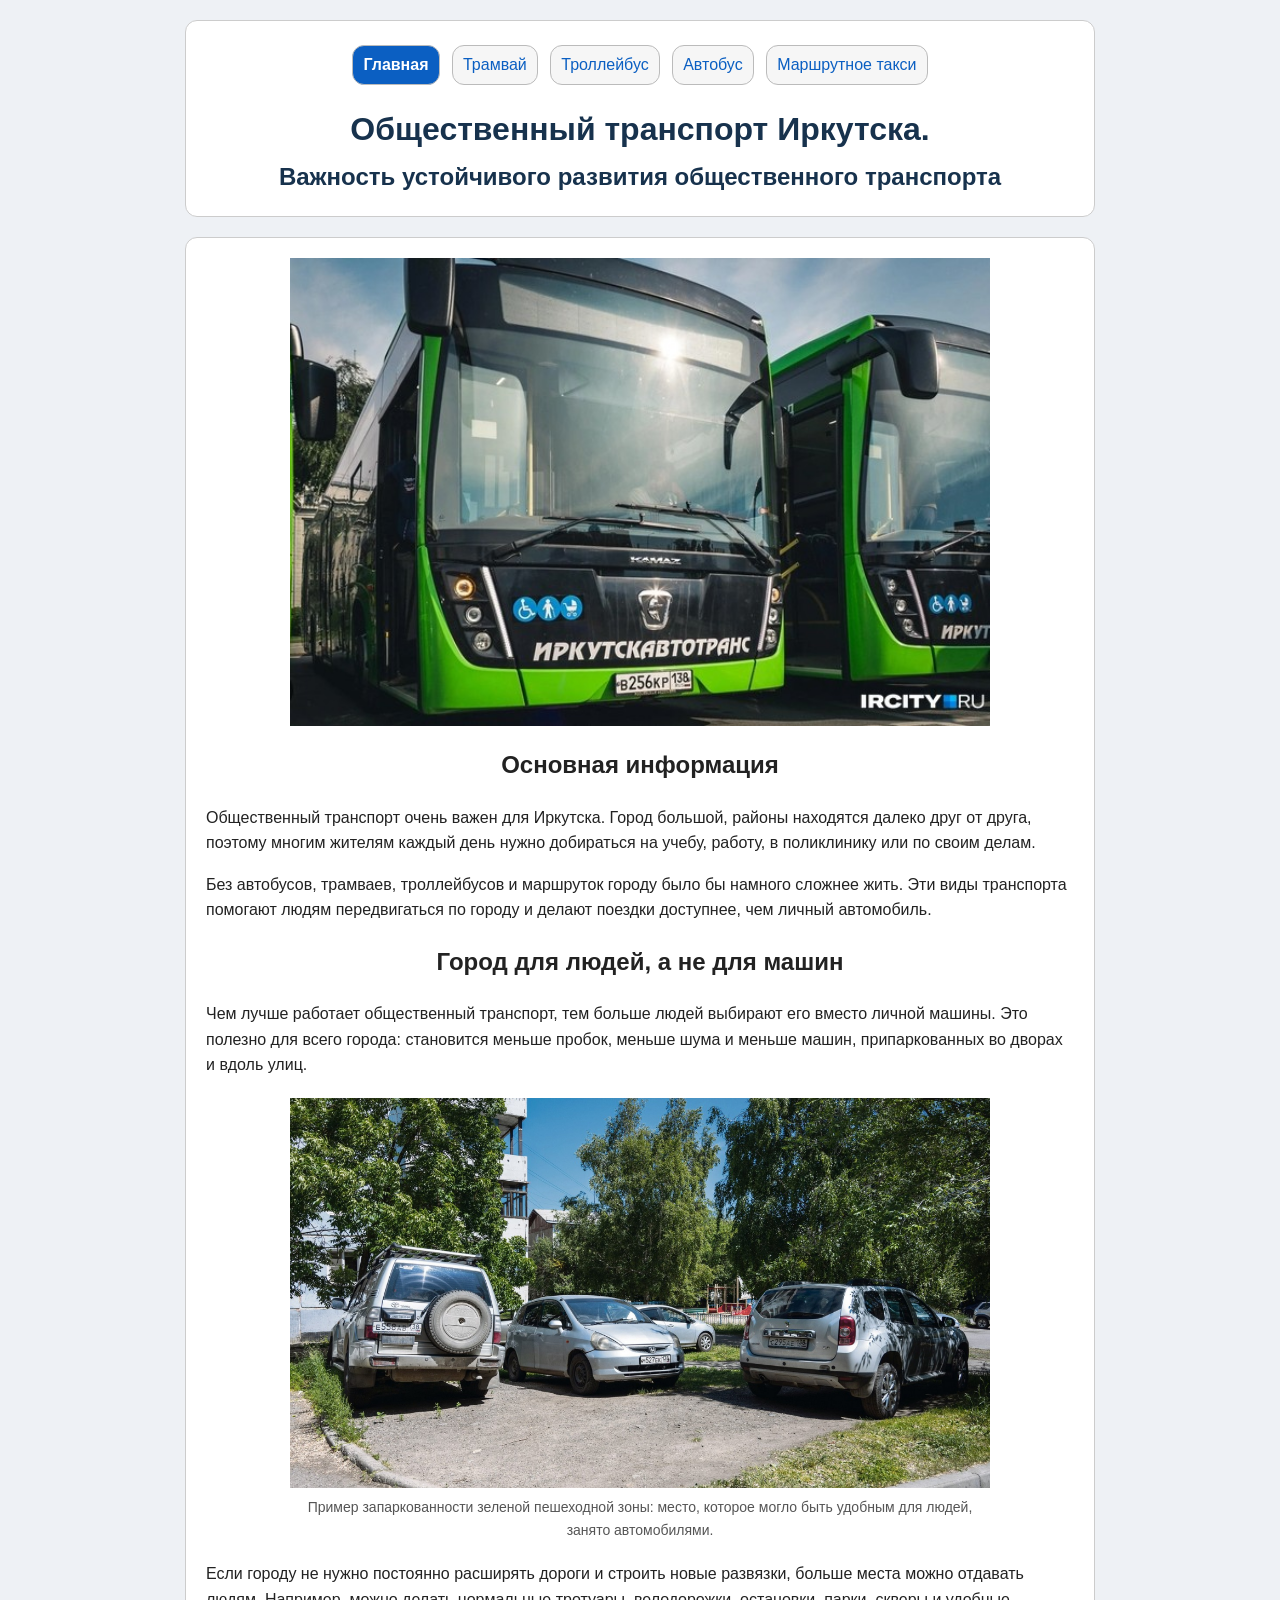
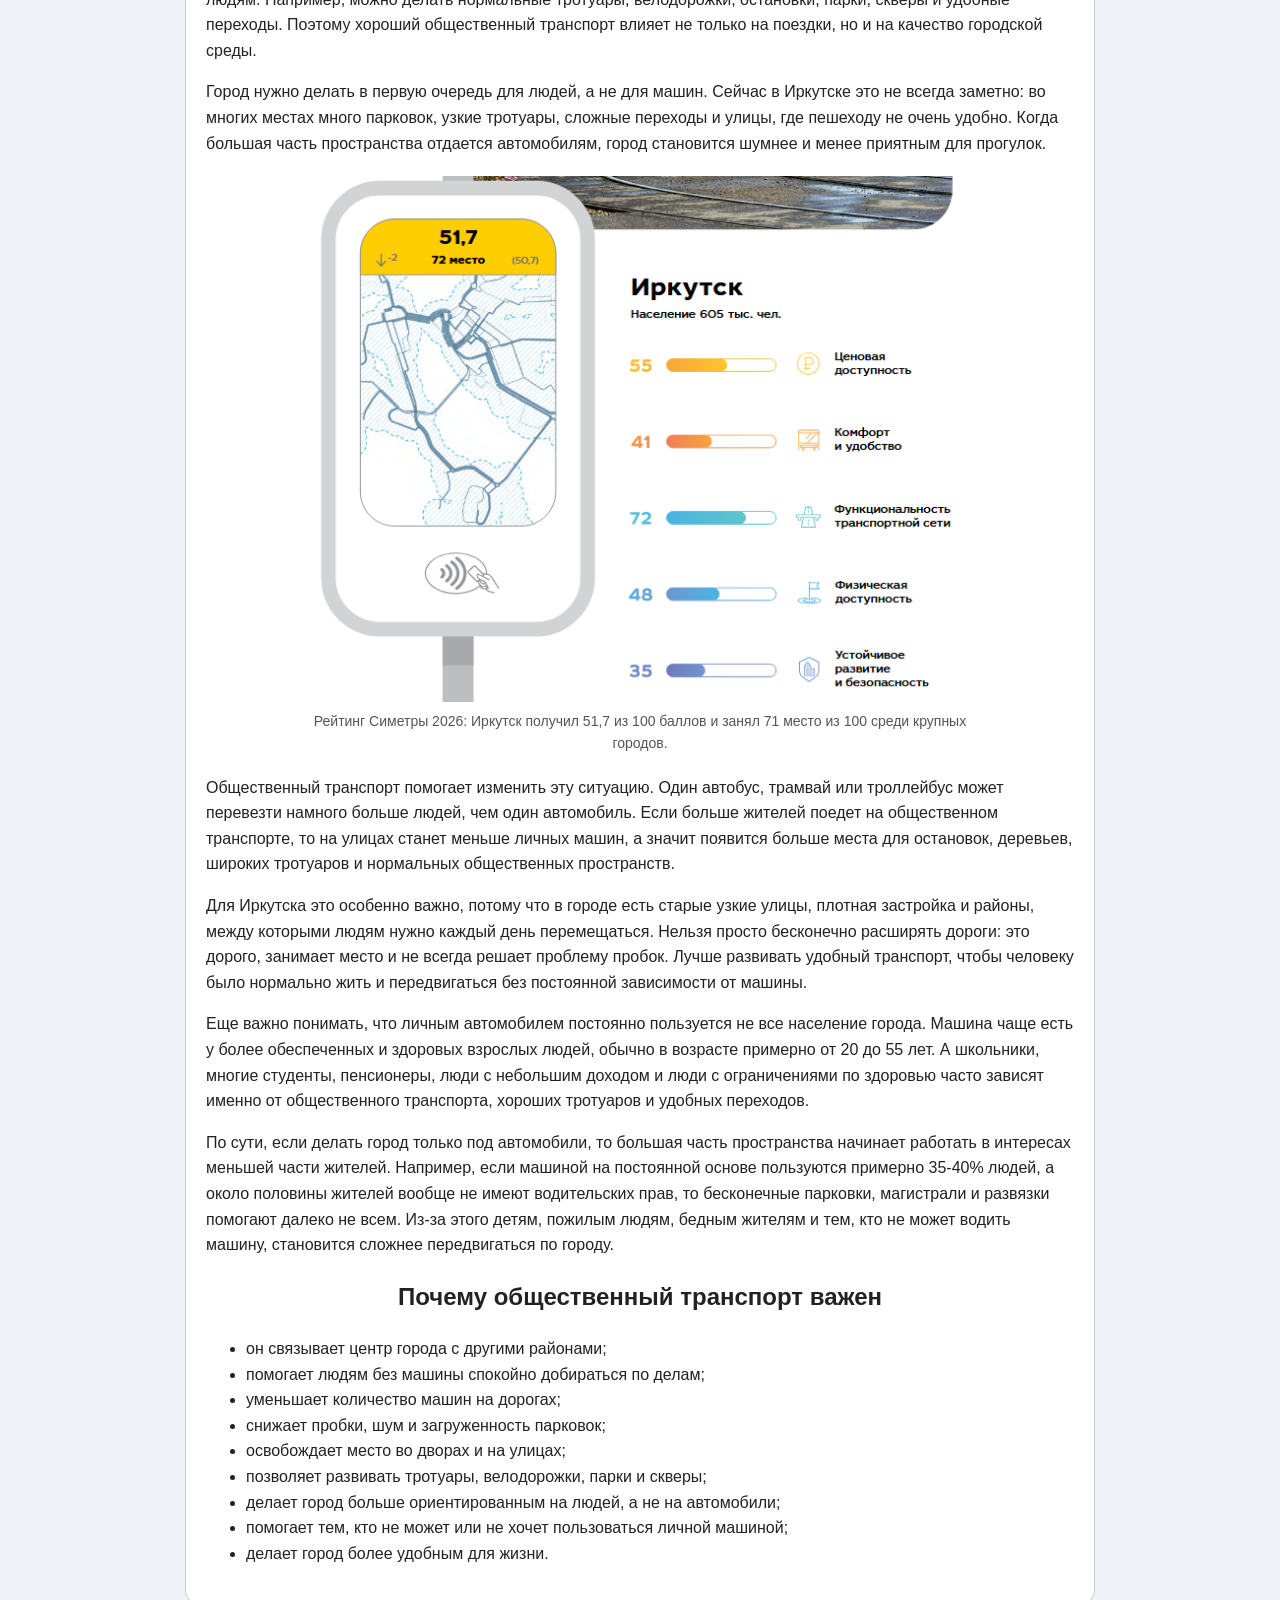
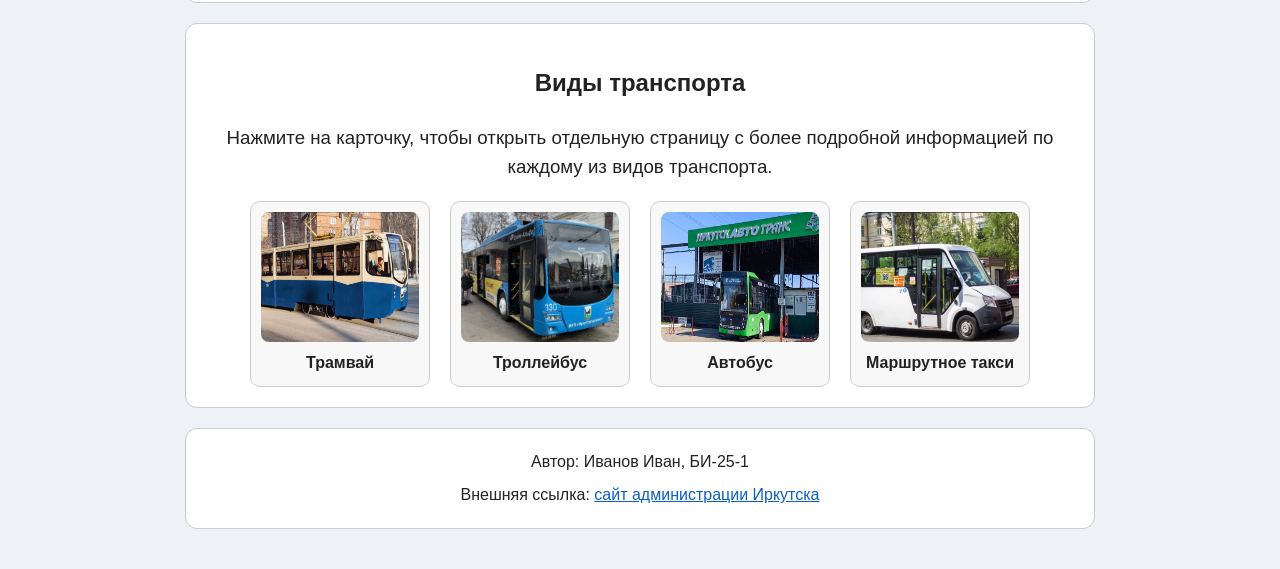
<file: index.html>
<!DOCTYPE html>
<html lang="ru">
<head>
  <meta charset="UTF-8">
  <meta name="viewport" content="width=device-width, initial-scale=1.0">
  <title>Важность общественного транспорта Иркутска</title>
  <link rel="stylesheet" href="style.css">
</head>
<body>
  <div class="wrapper">
    <header class="header">
      <nav class="menu">
        <a class="menu-link active" href="index.html">Главная</a>
        <a class="menu-link" href="tram.html">Трамвай</a>
        <a class="menu-link" href="trolleybus.html">Троллейбус</a>
        <a class="menu-link" href="bus.html">Автобус</a>
        <a class="menu-link" href="marshrutka.html">Маршрутное такси</a>
      </nav>
      <h1 class="page-title" style="margin-bottom: 0;">Общественный транспорт Иркутска.</h1>
      <h1 class="page-title" style="font-size: 24px; margin-top: 3px;">Важность устойчивого развития общественного транспорта</h1>
    </header>

    <main>
      <section class="panel">
        <img class="image hero-image" src="images/hero.jpg" alt="Иркутск">
        <h2>Основная информация</h2>
        <p>
          Общественный транспорт очень важен для Иркутска. Город большой, районы находятся далеко друг от друга,
          поэтому многим жителям каждый день нужно добираться на учебу, работу, в поликлинику или по своим делам.
        </p>
        <p>
          Без автобусов, трамваев, троллейбусов и маршруток городу было бы намного сложнее жить. Эти виды транспорта
          помогают людям передвигаться по городу и делают поездки доступнее, чем личный автомобиль.
        </p>
        <h2> Город для людей, а не для машин</h2>
        <p>
          Чем лучше работает общественный транспорт, тем больше людей выбирают его вместо личной машины. Это полезно
          для всего города: становится меньше пробок, меньше шума и меньше машин, припаркованных во дворах и вдоль улиц.
        </p>
        <figure class="rating-picture">
          <img class="image" src="images/parking.jpg" alt="Запаркованность зеленой пешеходной зоны">
          <figcaption>
            Пример запаркованности зеленой пешеходной зоны: место, которое могло быть удобным для людей,
            занято автомобилями.
          </figcaption>
        </figure>
        <p>
          Если городу не нужно постоянно расширять дороги и строить новые развязки, больше места можно отдавать людям.
          Например, можно делать нормальные тротуары, велодорожки, остановки, парки, скверы и удобные переходы. Поэтому
          хороший общественный транспорт влияет не только на поездки, но и на качество городской среды.
        </p>
        <p>
          Город нужно делать в первую очередь для людей, а не для машин. Сейчас в Иркутске это не всегда заметно:
          во многих местах много парковок, узкие тротуары, сложные переходы и улицы, где пешеходу не очень удобно.
          Когда большая часть пространства отдается автомобилям, город становится шумнее и менее приятным для прогулок.
        </p>
        <figure class="rating-picture">
          <img class="image" src="images/rating.jpg" alt="Рейтинг Симетры 2026 по Иркутску">
          <figcaption>
            Рейтинг Симетры 2026: Иркутск получил 51,7 из 100 баллов и занял 71 место из 100 среди крупных городов.
          </figcaption>
        </figure>
        <p>
          Общественный транспорт помогает изменить эту ситуацию. Один автобус, трамвай или троллейбус может перевезти
          намного больше людей, чем один автомобиль. Если больше жителей поедет на общественном транспорте, то на улицах
          станет меньше личных машин, а значит появится больше места для остановок, деревьев, широких тротуаров и
          нормальных общественных пространств.
        </p>
        <p>
          Для Иркутска это особенно важно, потому что в городе есть старые узкие улицы, плотная застройка и районы,
          между которыми людям нужно каждый день перемещаться. Нельзя просто бесконечно расширять дороги: это дорого,
          занимает место и не всегда решает проблему пробок. Лучше развивать удобный транспорт, чтобы человеку было
          нормально жить и передвигаться без постоянной зависимости от машины.
        </p>
        <p>
          Еще важно понимать, что личным автомобилем постоянно пользуется не все население города. Машина чаще есть
          у более обеспеченных и здоровых взрослых людей, обычно в возрасте примерно от 20 до 55 лет. А школьники,
          многие студенты, пенсионеры, люди с небольшим доходом и люди с ограничениями по здоровью часто зависят именно
          от общественного транспорта, хороших тротуаров и удобных переходов.
        </p>
        <p>
          По сути, если делать город только под автомобили, то большая часть пространства начинает работать в интересах
          меньшей части жителей. Например, если машиной на постоянной основе пользуются примерно 35-40% людей, а около
          половины жителей вообще не имеют водительских прав, то бесконечные парковки, магистрали и развязки помогают
          далеко не всем. Из-за этого детям, пожилым людям, бедным жителям и тем, кто не может водить машину, становится
          сложнее передвигаться по городу.
        </p>

        <h2>Почему общественный транспорт важен</h2>
        <ul>
          <li>он связывает центр города с другими районами;</li>
          <li>помогает людям без машины спокойно добираться по делам;</li>
          <li>уменьшает количество машин на дорогах;</li>
          <li>снижает пробки, шум и загруженность парковок;</li>
          <li>освобождает место во дворах и на улицах;</li>
          <li>позволяет развивать тротуары, велодорожки, парки и скверы;</li>
          <li>делает город больше ориентированным на людей, а не на автомобили;</li>
          <li>помогает тем, кто не может или не хочет пользоваться личной машиной;</li>
          <li>делает город более удобным для жизни.</li>
        </ul>
      </section>

      <section class="panel">
        <h2>Виды транспорта</h2>
        <h3 class="section-subtitle">Нажмите на карточку, чтобы открыть отдельную страницу с более подробной информацией по каждому из видов транспорта.</h3>

        <div class="cards-list">
          <a class="card" href="tram.html">
            <img class="image card-image" src="images/tram.jpg" alt="Трамвай">
            <strong>Трамвай</strong>
          </a>

          <a class="card" href="trolleybus.html">
            <img class="image card-image" src="images/trolleybus.jpg" alt="Троллейбус">
            <strong>Троллейбус</strong>
          </a>

          <a class="card" href="bus.html">
            <img class="image card-image" src="images/bus.jpg" alt="Автобус">
            <strong>Автобус</strong>
          </a>

          <a class="card" href="marshrutka.html">
            <img class="image card-image" src="images/marshrutka.jpg" alt="Маршрутное такси">
            <strong>Маршрутное такси</strong>
          </a>
        </div>
      </section>
    </main>

    <footer class="footer">
      <p>Автор: Иванов Иван, БИ-25-1</p>
      <p>
        Внешняя ссылка:
        <a href="https://admirk.ru/" target="_blank" rel="noopener noreferrer">сайт администрации Иркутска</a>
      </p>
    </footer>
  </div>
</body>
</html>
</file>
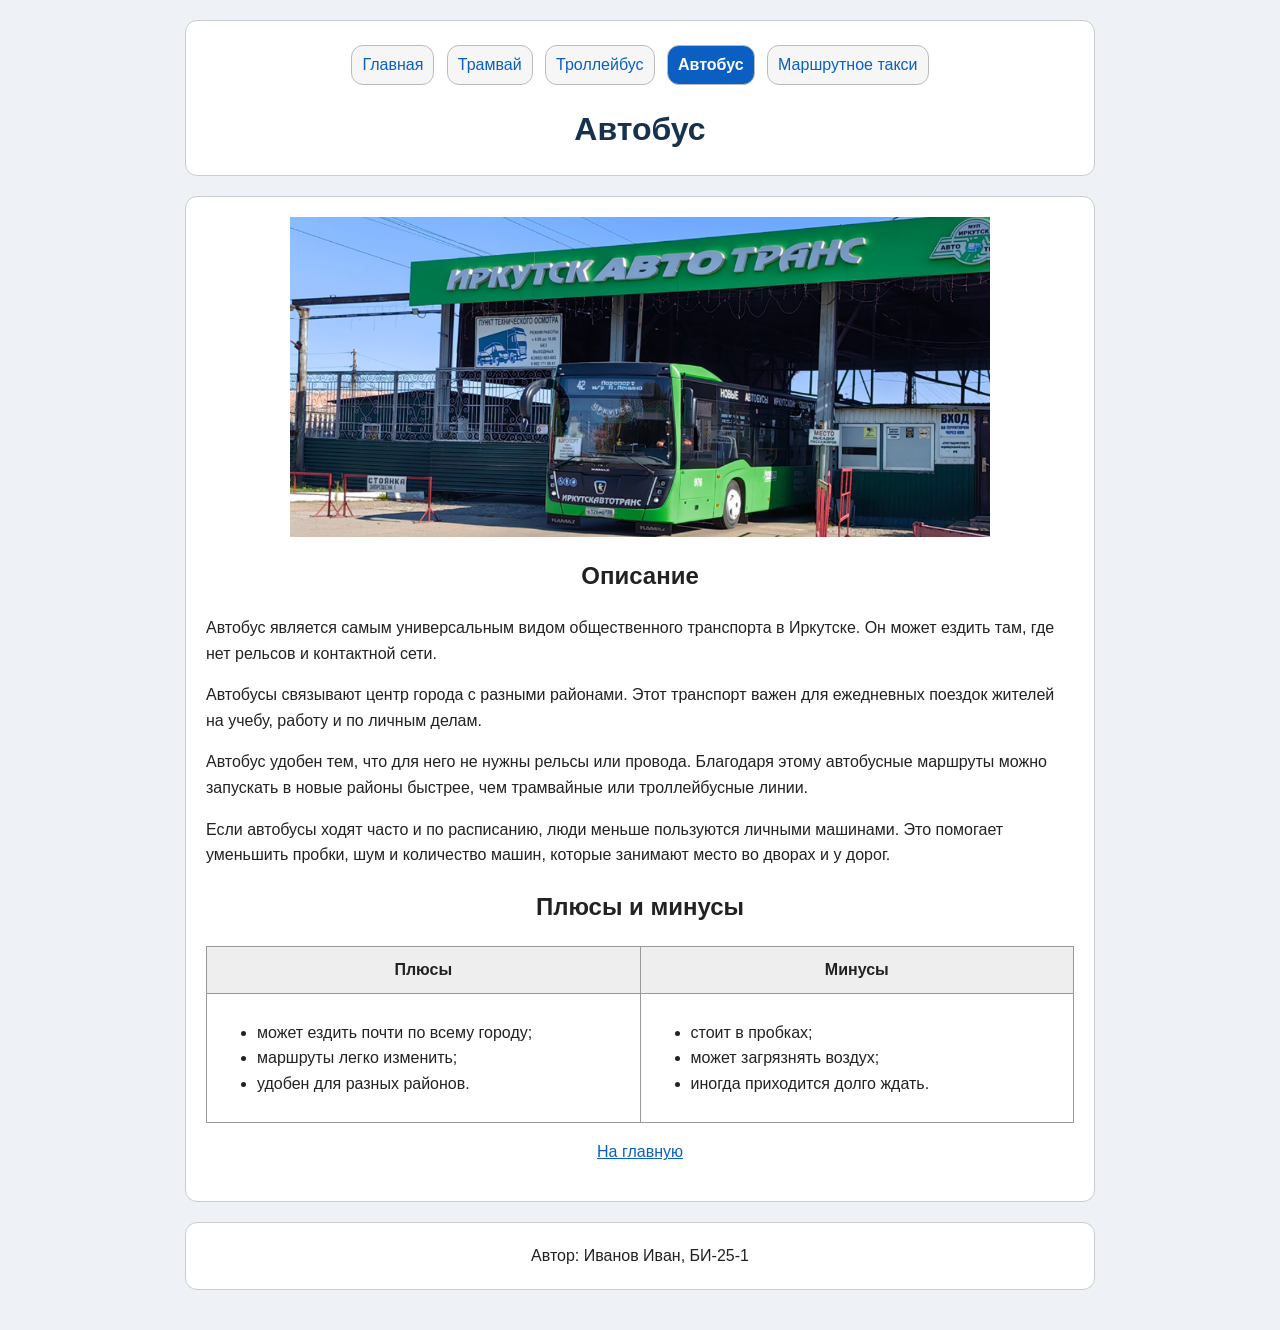
<file: bus.html>
<!DOCTYPE html>
<html lang="ru">
<head>
  <meta charset="UTF-8">
  <meta name="viewport" content="width=device-width, initial-scale=1.0">
  <title>Автобус</title>
  <link rel="stylesheet" href="style.css">
</head>
<body>
  <div class="wrapper">
    <header class="header">
      <nav class="menu">
        <a class="menu-link" href="index.html">Главная</a>
        <a class="menu-link" href="tram.html">Трамвай</a>
        <a class="menu-link" href="trolleybus.html">Троллейбус</a>
        <a class="menu-link active" href="bus.html">Автобус</a>
        <a class="menu-link" href="marshrutka.html">Маршрутное такси</a>
      </nav>
      <h1 class="page-title">Автобус</h1>
    </header>

    <main class="panel">
      <img class="image page-image" src="images/bus.jpg" alt="Автобус">

      <h2>Описание</h2>
      <p>
        Автобус является самым универсальным видом общественного транспорта в Иркутске. Он может ездить там, где нет
        рельсов и контактной сети.
      </p>
      <p>
        Автобусы связывают центр города с разными районами. Этот транспорт важен для ежедневных поездок жителей
        на учебу, работу и по личным делам.
      </p>
      <p>
        Автобус удобен тем, что для него не нужны рельсы или провода. Благодаря этому автобусные маршруты можно
        запускать в новые районы быстрее, чем трамвайные или троллейбусные линии.
      </p>
      <p>
        Если автобусы ходят часто и по расписанию, люди меньше пользуются личными машинами. Это помогает уменьшить
        пробки, шум и количество машин, которые занимают место во дворах и у дорог.
      </p>

      <h2>Плюсы и минусы</h2>
      <table class="info-table">
        <tr>
          <th>Плюсы</th>
          <th>Минусы</th>
        </tr>
        <tr>
          <td>
            <ul>
              <li>может ездить почти по всему городу;</li>
              <li>маршруты легко изменить;</li>
              <li>удобен для разных районов.</li>
            </ul>
          </td>
          <td>
            <ul>
              <li>стоит в пробках;</li>
              <li>может загрязнять воздух;</li>
              <li>иногда приходится долго ждать.</li>
            </ul>
          </td>
        </tr>
      </table>

      <p class="back-row">
        <a href="index.html">На главную</a>
      </p>
    </main>

    <footer class="footer">
      <p>Автор: Иванов Иван, БИ-25-1</p>
    </footer>
  </div>
</body>
</html>
</file>
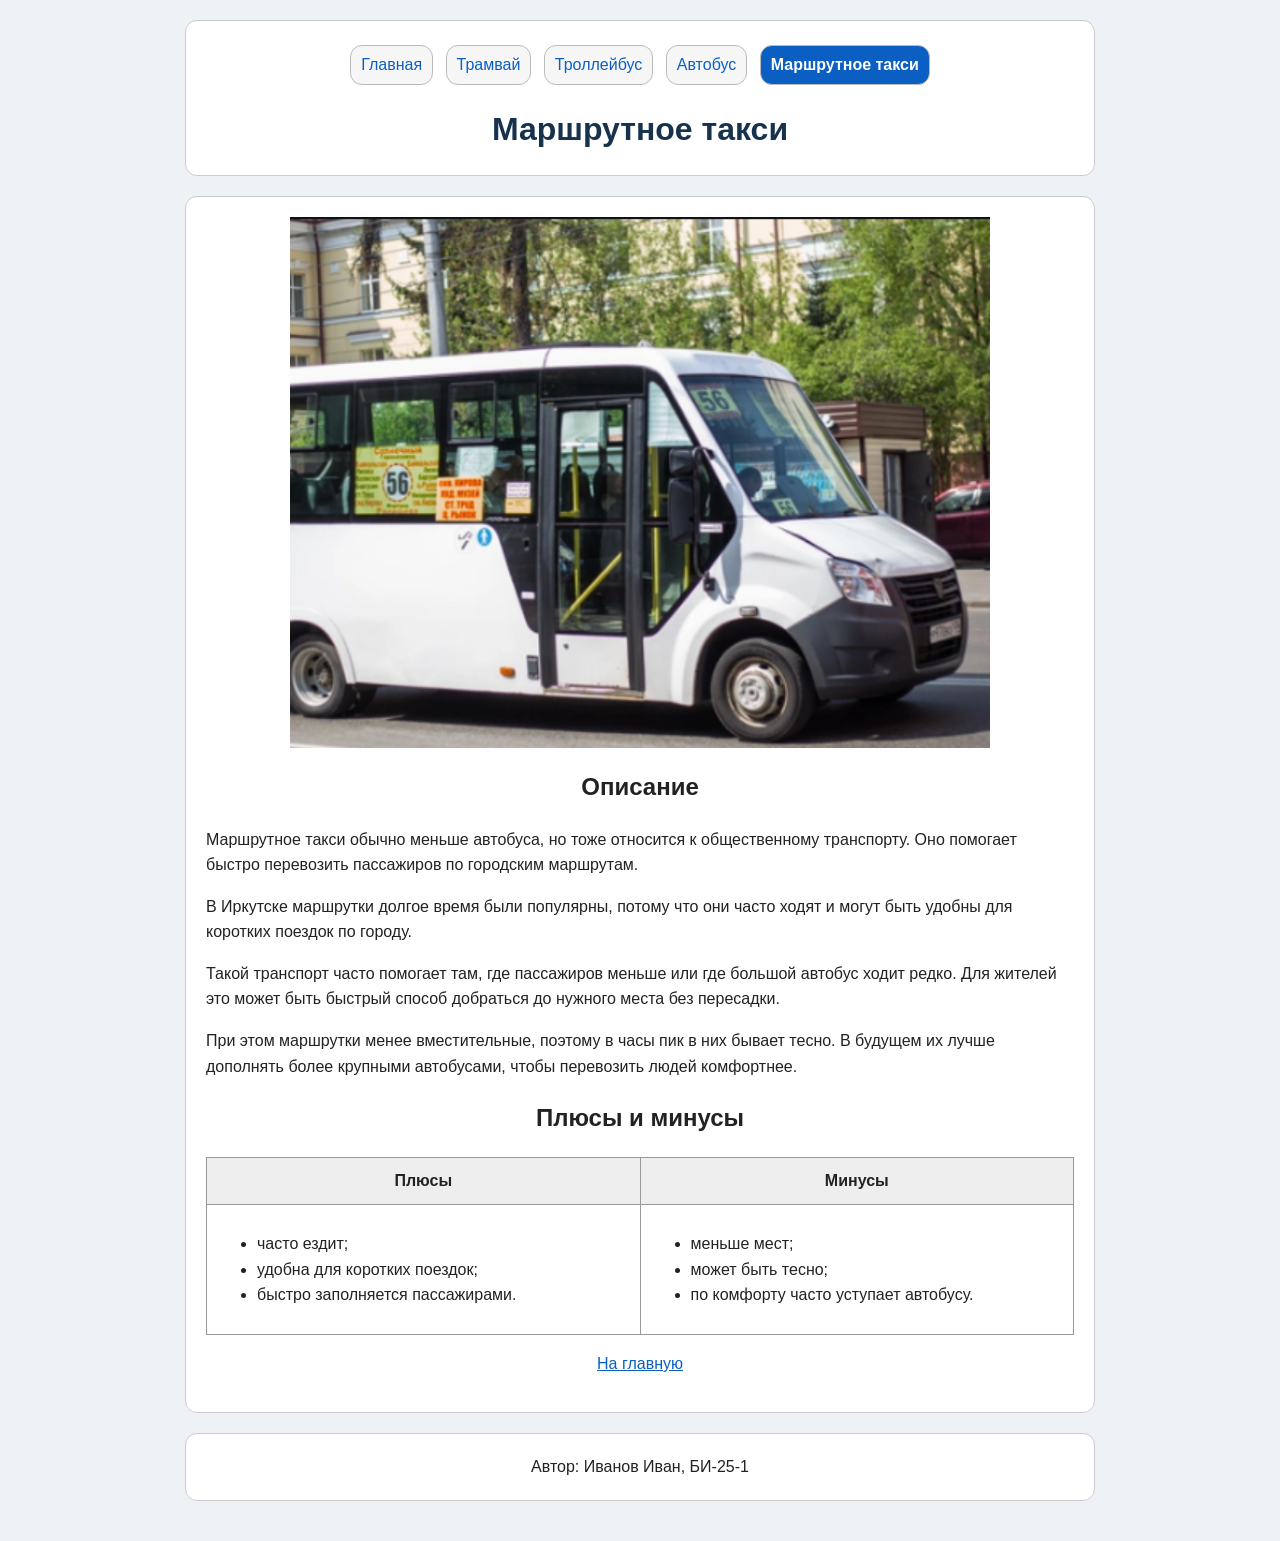
<file: marshrutka.html>
<!DOCTYPE html>
<html lang="ru">
<head>
  <meta charset="UTF-8">
  <meta name="viewport" content="width=device-width, initial-scale=1.0">
  <title>Маршрутное такси</title>
  <link rel="stylesheet" href="style.css">
</head>
<body>
  <div class="wrapper">
    <header class="header">
      <nav class="menu">
        <a class="menu-link" href="index.html">Главная</a>
        <a class="menu-link" href="tram.html">Трамвай</a>
        <a class="menu-link" href="trolleybus.html">Троллейбус</a>
        <a class="menu-link" href="bus.html">Автобус</a>
        <a class="menu-link active" href="marshrutka.html">Маршрутное такси</a>
      </nav>
      <h1 class="page-title">Маршрутное такси</h1>
    </header>

    <main class="panel">
      <img class="image page-image" src="images/marshrutka.jpg" alt="Маршрутное такси">

      <h2>Описание</h2>
      <p>
        Маршрутное такси обычно меньше автобуса, но тоже относится к общественному транспорту. Оно помогает быстро
        перевозить пассажиров по городским маршрутам.
      </p>
      <p>
        В Иркутске маршрутки долгое время были популярны, потому что они часто ходят и могут быть удобны для коротких
        поездок по городу.
      </p>
      <p>
        Такой транспорт часто помогает там, где пассажиров меньше или где большой автобус ходит редко. Для жителей это
        может быть быстрый способ добраться до нужного места без пересадки.
      </p>
      <p>
        При этом маршрутки менее вместительные, поэтому в часы пик в них бывает тесно. В будущем их лучше дополнять
        более крупными автобусами, чтобы перевозить людей комфортнее.
      </p>

      <h2>Плюсы и минусы</h2>
      <table class="info-table">
        <tr>
          <th>Плюсы</th>
          <th>Минусы</th>
        </tr>
        <tr>
          <td>
            <ul>
              <li>часто ездит;</li>
              <li>удобна для коротких поездок;</li>
              <li>быстро заполняется пассажирами.</li>
            </ul>
          </td>
          <td>
            <ul>
              <li>меньше мест;</li>
              <li>может быть тесно;</li>
              <li>по комфорту часто уступает автобусу.</li>
            </ul>
          </td>
        </tr>
      </table>

      <p class="back-row">
        <a href="index.html">На главную</a>
      </p>
    </main>

    <footer class="footer">
      <p>Автор: Иванов Иван, БИ-25-1</p>
    </footer>
  </div>
</body>
</html>
</file>
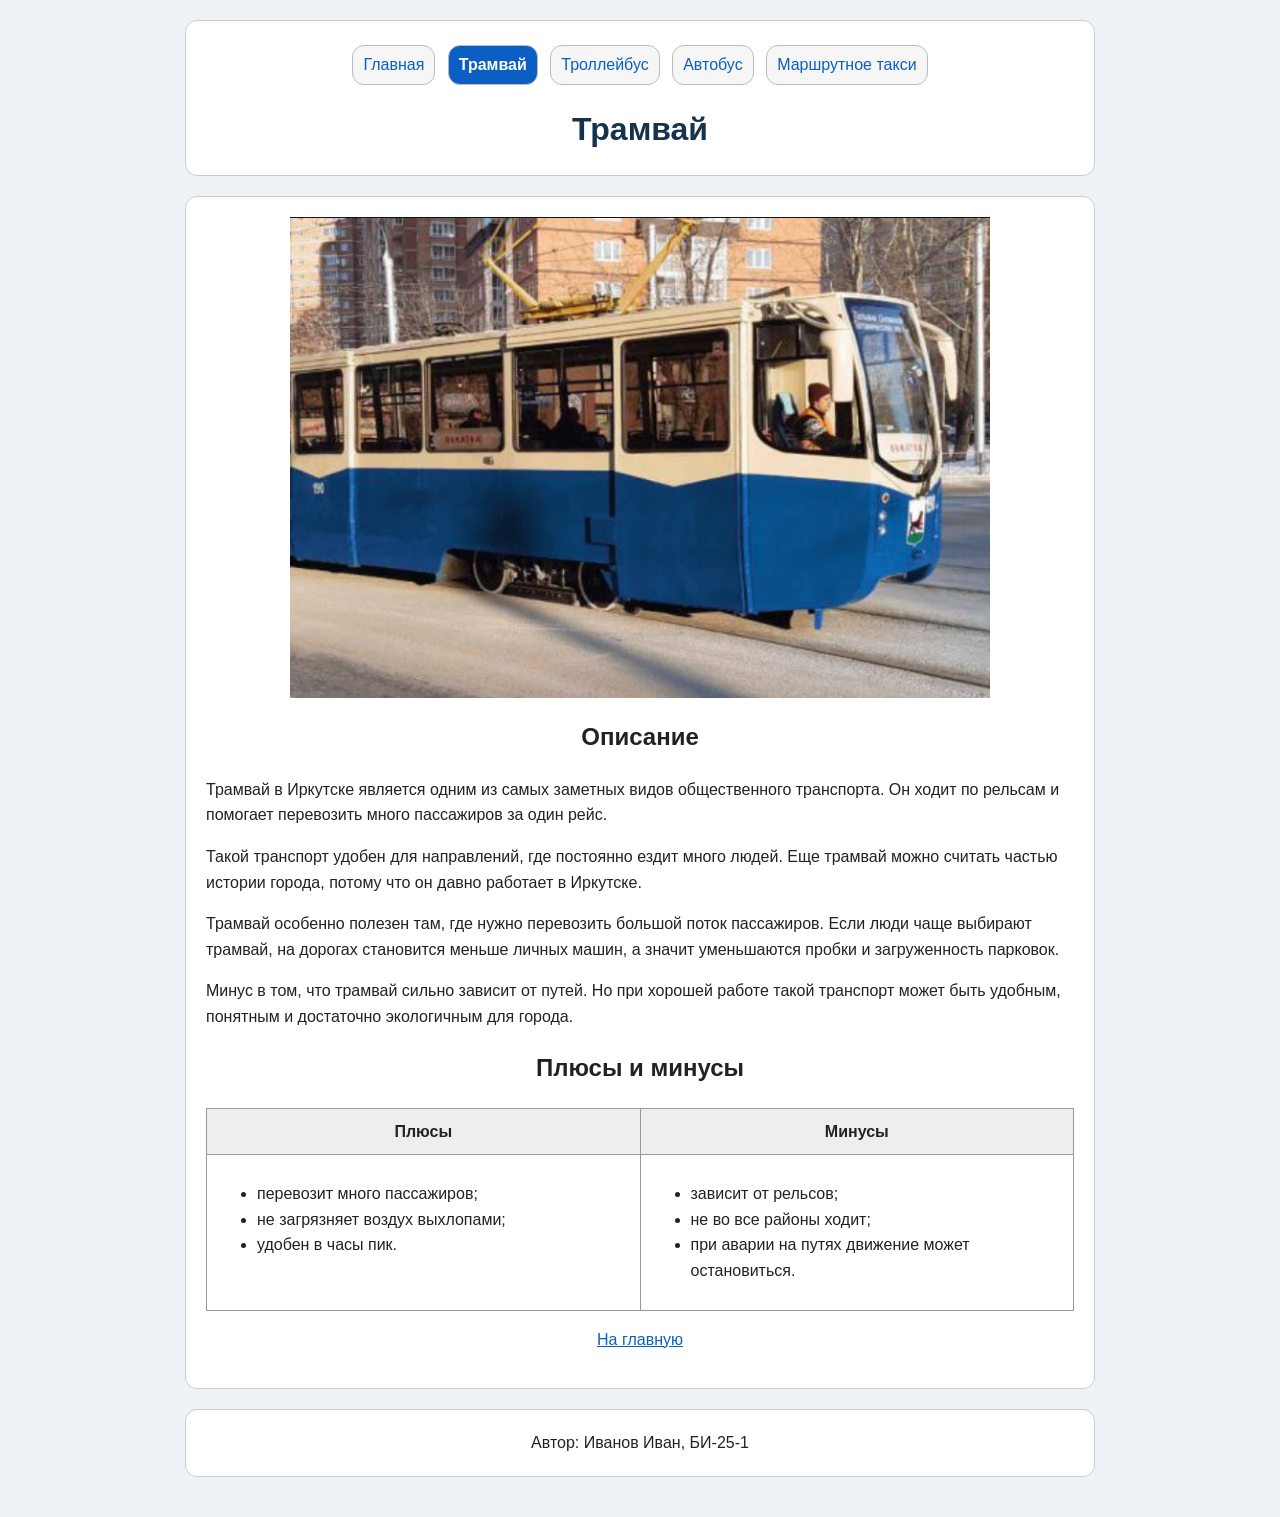
<file: tram.html>
<!DOCTYPE html>
<html lang="ru">
<head>
  <meta charset="UTF-8">
  <meta name="viewport" content="width=device-width, initial-scale=1.0">
  <title>Трамвай</title>
  <link rel="stylesheet" href="style.css">
</head>
<body>
  <div class="wrapper">
    <header class="header">
      <nav class="menu">
        <a class="menu-link" href="index.html">Главная</a>
        <a class="menu-link active" href="tram.html">Трамвай</a>
        <a class="menu-link" href="trolleybus.html">Троллейбус</a>
        <a class="menu-link" href="bus.html">Автобус</a>
        <a class="menu-link" href="marshrutka.html">Маршрутное такси</a>
      </nav>
      <h1 class="page-title">Трамвай</h1>
    </header>

    <main class="panel">
      <img class="image page-image" src="images/tram.jpg" alt="Трамвай">

      <h2>Описание</h2>
      <p>
        Трамвай в Иркутске является одним из самых заметных видов общественного транспорта. Он ходит по рельсам
        и помогает перевозить много пассажиров за один рейс.
      </p>
      <p>
        Такой транспорт удобен для направлений, где постоянно ездит много людей. Еще трамвай можно считать частью
        истории города, потому что он давно работает в Иркутске.
      </p>
      <p>
        Трамвай особенно полезен там, где нужно перевозить большой поток пассажиров. Если люди чаще выбирают трамвай,
        на дорогах становится меньше личных машин, а значит уменьшаются пробки и загруженность парковок.
      </p>
      <p>
        Минус в том, что трамвай сильно зависит от путей. Но при хорошей работе такой транспорт может быть удобным,
        понятным и достаточно экологичным для города.
      </p>

      <h2>Плюсы и минусы</h2>
      <table class="info-table">
        <tr>
          <th>Плюсы</th>
          <th>Минусы</th>
        </tr>
        <tr>
          <td>
            <ul>
              <li>перевозит много пассажиров;</li>
              <li>не загрязняет воздух выхлопами;</li>
              <li>удобен в часы пик.</li>
            </ul>
          </td>
          <td>
            <ul>
              <li>зависит от рельсов;</li>
              <li>не во все районы ходит;</li>
              <li>при аварии на путях движение может остановиться.</li>
            </ul>
          </td>
        </tr>
      </table>

      <p class="back-row">
        <a href="index.html">На главную</a>
      </p>
    </main>

    <footer class="footer">
      <p>Автор: Иванов Иван, БИ-25-1</p>
    </footer>
  </div>
</body>
</html>
</file>
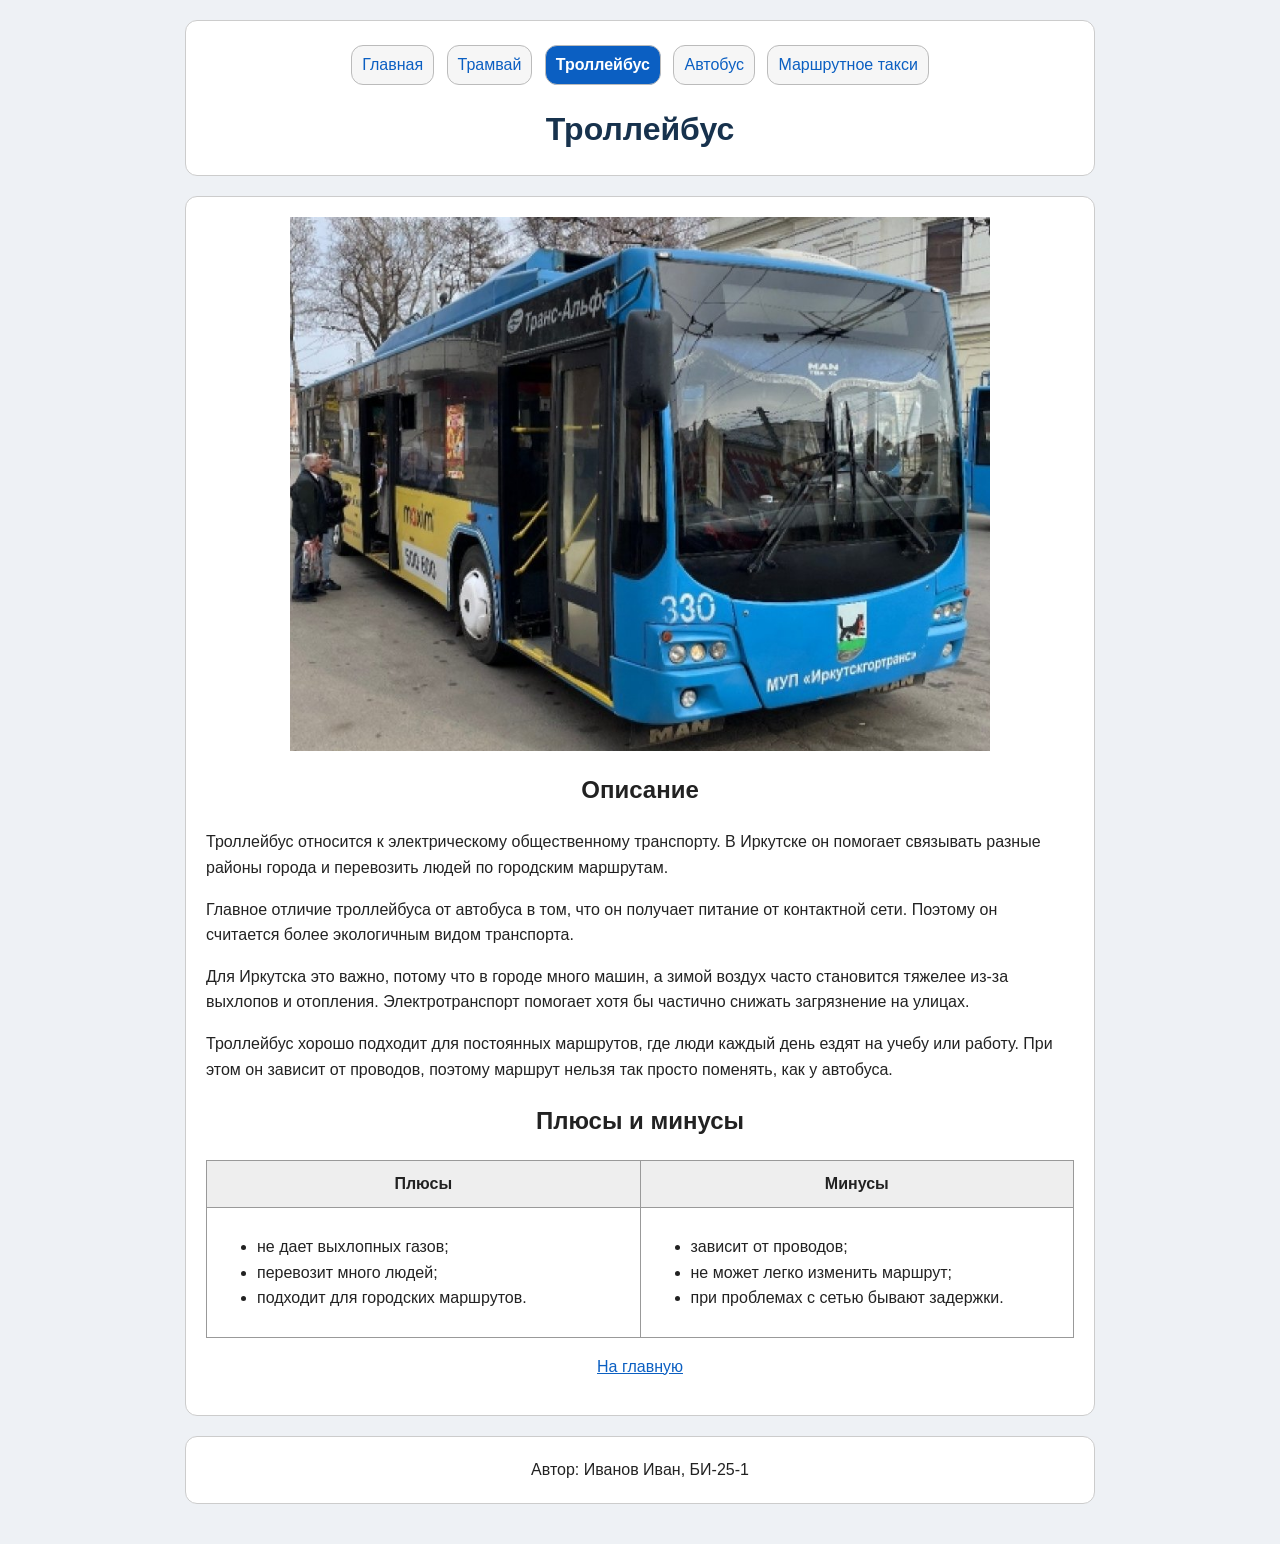
<file: trolleybus.html>
<!DOCTYPE html>
<html lang="ru">
<head>
  <meta charset="UTF-8">
  <meta name="viewport" content="width=device-width, initial-scale=1.0">
  <title>Троллейбус</title>
  <link rel="stylesheet" href="style.css">
</head>
<body>
  <div class="wrapper">
    <header class="header">
      <nav class="menu">
        <a class="menu-link" href="index.html">Главная</a>
        <a class="menu-link" href="tram.html">Трамвай</a>
        <a class="menu-link active" href="trolleybus.html">Троллейбус</a>
        <a class="menu-link" href="bus.html">Автобус</a>
        <a class="menu-link" href="marshrutka.html">Маршрутное такси</a>
      </nav>
      <h1 class="page-title">Троллейбус</h1>
    </header>

    <main class="panel">
      <img class="image page-image" src="images/trolleybus.jpg" alt="Троллейбус">

      <h2>Описание</h2>
      <p>
        Троллейбус относится к электрическому общественному транспорту. В Иркутске он помогает связывать разные
        районы города и перевозить людей по городским маршрутам.
      </p>
      <p>
        Главное отличие троллейбуса от автобуса в том, что он получает питание от контактной сети. Поэтому он считается
        более экологичным видом транспорта.
      </p>
      <p>
        Для Иркутска это важно, потому что в городе много машин, а зимой воздух часто становится тяжелее из-за выхлопов
        и отопления. Электротранспорт помогает хотя бы частично снижать загрязнение на улицах.
      </p>
      <p>
        Троллейбус хорошо подходит для постоянных маршрутов, где люди каждый день ездят на учебу или работу. При этом
        он зависит от проводов, поэтому маршрут нельзя так просто поменять, как у автобуса.
      </p>

      <h2>Плюсы и минусы</h2>
      <table class="info-table">
        <tr>
          <th>Плюсы</th>
          <th>Минусы</th>
        </tr>
        <tr>
          <td>
            <ul>
              <li>не дает выхлопных газов;</li>
              <li>перевозит много людей;</li>
              <li>подходит для городских маршрутов.</li>
            </ul>
          </td>
          <td>
            <ul>
              <li>зависит от проводов;</li>
              <li>не может легко изменить маршрут;</li>
              <li>при проблемах с сетью бывают задержки.</li>
            </ul>
          </td>
        </tr>
      </table>

      <p class="back-row">
        <a href="index.html">На главную</a>
      </p>
    </main>

    <footer class="footer">
      <p>Автор: Иванов Иван, БИ-25-1</p>
    </footer>
  </div>
</body>
</html>
</file>
<file: style.css>
body {
  margin: 0;
  background: #eef1f5;
  color: #222222;
  font-family: Arial, sans-serif;
  line-height: 1.6;
}

* {
  box-sizing: border-box;
}

a {
  color: #0b5fc2;
}

h2,
h3 {
  text-align: center;
}

.wrapper {
  width: 100%;
  max-width:950px;
  margin: 0 auto;
  padding: 20px;
}

.header,
.panel,
.footer {
  background: white;
  border: 1px solid #cccccc;
  border-radius: 12px;
  margin-bottom: 20px;
  padding: 20px;
}

.header,
.footer {
  text-align: center;
}

.menu {
  margin-bottom: 15px;
}

.menu-link {
  display: inline-block;
  margin: 4px;
  padding: 6px 10px;
  border: 1px solid #bbbbbb;
  border-radius: 12px;
  background: #f6f6f6;
  text-decoration: none;
}

.active {
  background: #0b5fc2;
  color: white;
  font-weight: bold;
}

.page-title {
  margin: 0;
  color: #17324d;
}

.image {
  display: block;
  width: 100%;
}

.hero-image,
.page-image {
  width: 100%;
  max-width: 700px;
  margin: 0 auto 20px;
}

.section-subtitle {
  font-weight: normal;
}

.cards-list {
  display: flex;
  flex-wrap: wrap;
  justify-content: center;
  gap: 20px;
}

.card {
  display: block;
  width: 180px;
  padding: 10px;
  border: 1px solid #cccccc;
  border-radius: 10px;
  background: #f8f8f8;
  color: #222222;
  text-align: center;
  text-decoration: none;
}

.card-image {
  width: 100%;
  height: 130px;
  border-radius: 8px;
  margin-bottom: 8px;
}

.rating-picture {
  width: 100%;
  max-width: 700px;
  margin: 20px auto;
  text-align: center;
}

.rating-picture figcaption {
  margin-top: 8px;
  color: #555555;
  font-size: 14px;
}

.info-table {
  width: 100%;
  border-collapse: collapse;
  table-layout: fixed;
  margin-top: 10px;
}

.info-table th,
.info-table td {
  border: 1px solid #999999;
  padding: 10px;
  vertical-align: top;
}

.info-table th {
  background: #eeeeee;
  text-align: center;
}

.back-row {
  text-align: center;
}

.footer p {
  margin: 0;
}

.footer p + p {
  margin-top: 8px;
}
</file>
